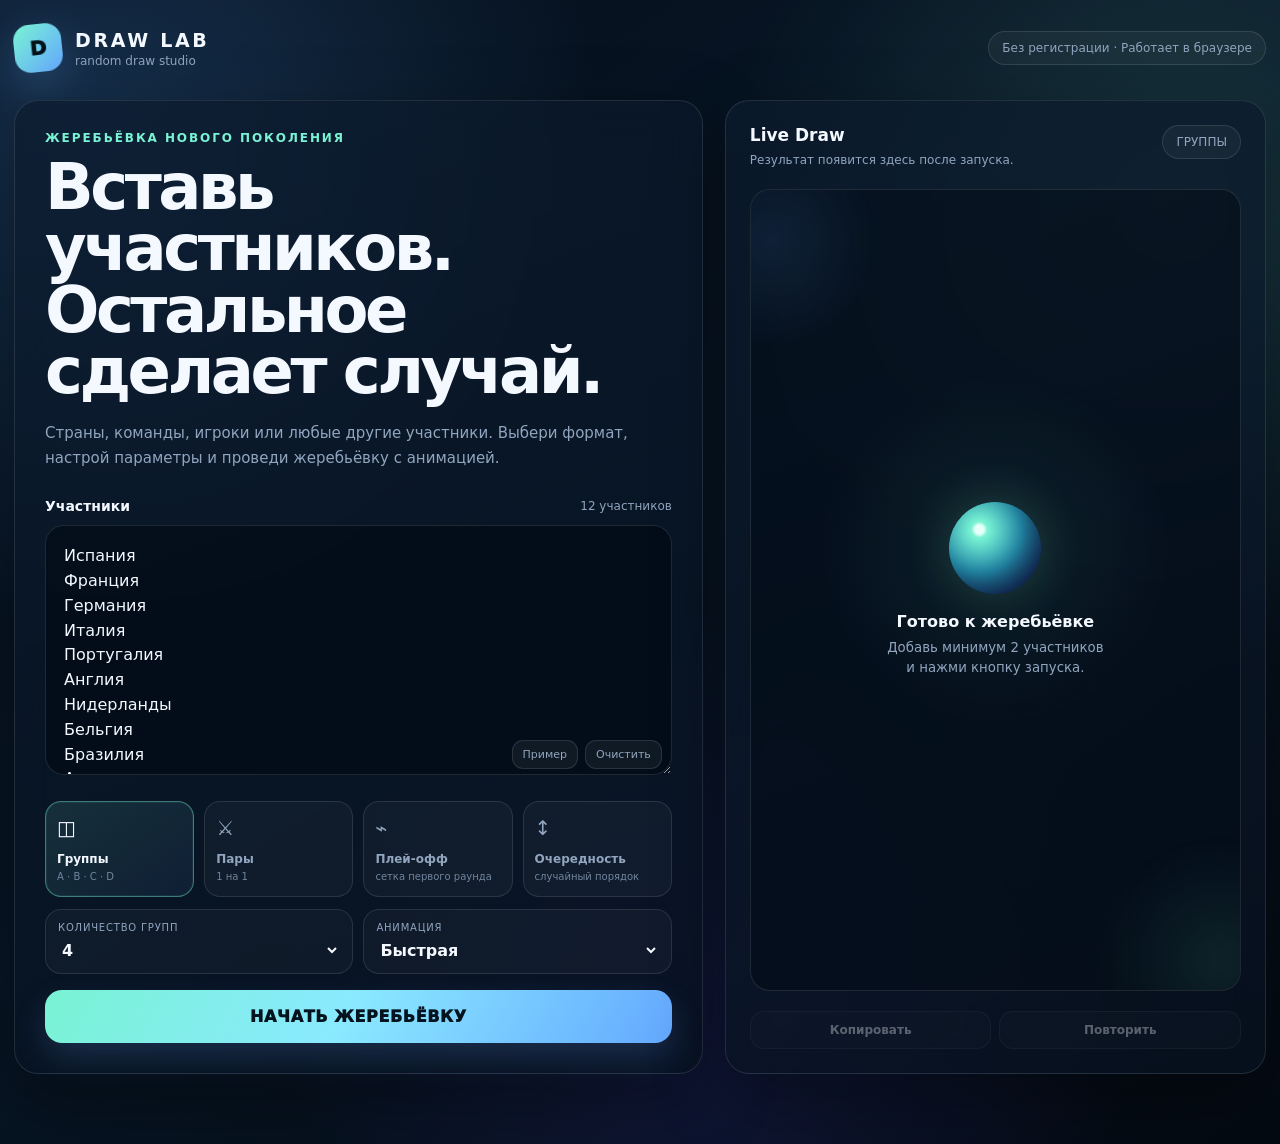
<file: draw/index.html>
<!doctype html>
<html lang="ru">
<head>
  <meta charset="utf-8" />
  <meta name="viewport" content="width=device-width, initial-scale=1" />
  <meta name="theme-color" content="#07111f" />
  <title>DRAW — Жеребьёвка</title>
  <style>
    :root{
      --bg:#06101d;--bg2:#0a1728;--panel:rgba(12,27,46,.72);--panel2:rgba(18,39,65,.72);
      --line:rgba(255,255,255,.11);--text:#f4f8ff;--muted:#91a5bf;--accent:#79f3d3;--accent2:#64a8ff;
      --danger:#ff6b7c;--radius:24px;--shadow:0 24px 70px rgba(0,0,0,.35)
    }
    *{box-sizing:border-box}html{scroll-behavior:smooth}body{margin:0;min-height:100vh;color:var(--text);font-family:Inter,ui-sans-serif,system-ui,-apple-system,BlinkMacSystemFont,"Segoe UI",sans-serif;background:
      radial-gradient(circle at 8% 12%,rgba(83,168,255,.2),transparent 32%),
      radial-gradient(circle at 92% 18%,rgba(121,243,211,.15),transparent 30%),
      radial-gradient(circle at 55% 90%,rgba(86,73,255,.13),transparent 34%),linear-gradient(145deg,var(--bg),#071524 48%,#040a12);overflow-x:hidden}
    body:before{content:"";position:fixed;inset:0;pointer-events:none;opacity:.25;background-image:linear-gradient(rgba(255,255,255,.025) 1px,transparent 1px),linear-gradient(90deg,rgba(255,255,255,.025) 1px,transparent 1px);background-size:36px 36px;mask-image:linear-gradient(to bottom,black,transparent 85%)}
    button,input,textarea,select{font:inherit}.app{width:min(1380px,calc(100% - 28px));margin:0 auto;padding:24px 0 70px}.topbar{display:flex;justify-content:space-between;align-items:center;gap:18px;margin-bottom:28px}.brand{display:flex;align-items:center;gap:13px}.brandmark{width:48px;height:48px;border-radius:16px;background:linear-gradient(135deg,var(--accent),var(--accent2));display:grid;place-items:center;color:#03121b;font-weight:950;font-size:20px;box-shadow:0 14px 40px rgba(100,168,255,.25);transform:rotate(-6deg)}.brand h1{font-size:19px;margin:0;letter-spacing:.14em}.brand small{display:block;margin-top:3px;color:var(--muted);font-size:12px}.pill{padding:9px 13px;border:1px solid var(--line);background:rgba(255,255,255,.04);border-radius:999px;color:var(--muted);font-size:12px}
    .hero{display:grid;grid-template-columns:minmax(0,1.12fr) minmax(340px,.88fr);gap:22px;align-items:stretch}.panel{background:linear-gradient(160deg,var(--panel),rgba(8,18,32,.76));border:1px solid var(--line);border-radius:var(--radius);box-shadow:var(--shadow);backdrop-filter:blur(18px);-webkit-backdrop-filter:blur(18px)}.main{padding:30px}.eyebrow{font-size:12px;font-weight:800;letter-spacing:.16em;text-transform:uppercase;color:var(--accent);margin-bottom:12px}.title{font-size:clamp(34px,5vw,68px);line-height:.96;letter-spacing:-.055em;margin:0 0 18px;max-width:760px}.lead{font-size:15px;line-height:1.65;color:var(--muted);max-width:720px;margin:0 0 28px}.section-title{display:flex;justify-content:space-between;align-items:center;gap:14px;margin-bottom:11px}.section-title b{font-size:14px}.counter{color:var(--muted);font-size:12px}.textarea-wrap{position:relative}textarea{width:100%;min-height:250px;resize:vertical;border:1px solid var(--line);border-radius:19px;padding:18px 18px 52px;color:var(--text);background:rgba(2,11,21,.65);outline:none;line-height:1.55;transition:.2s}textarea:focus{border-color:rgba(121,243,211,.5);box-shadow:0 0 0 4px rgba(121,243,211,.07)}textarea::placeholder{color:#60748e}.text-actions{position:absolute;right:10px;bottom:10px;display:flex;gap:7px}.tiny{border:1px solid var(--line);background:rgba(255,255,255,.055);color:var(--muted);border-radius:11px;padding:7px 10px;font-size:11px;cursor:pointer}.tiny:hover{color:var(--text);background:rgba(255,255,255,.09)}
    .modes{display:grid;grid-template-columns:repeat(4,1fr);gap:10px;margin-top:22px}.mode{position:relative;border:1px solid var(--line);background:rgba(255,255,255,.035);border-radius:16px;padding:14px 11px;color:var(--muted);cursor:pointer;text-align:left;transition:.2s}.mode:hover{transform:translateY(-2px);background:rgba(255,255,255,.06)}.mode.active{color:var(--text);border-color:rgba(121,243,211,.42);background:linear-gradient(145deg,rgba(121,243,211,.12),rgba(100,168,255,.08));box-shadow:inset 0 0 0 1px rgba(121,243,211,.07)}.mode span{display:block;font-size:20px;margin-bottom:8px}.mode strong{font-size:12px}.mode small{display:block;margin-top:4px;font-size:10px;color:#71869f}.settings{display:grid;grid-template-columns:repeat(2,minmax(0,1fr));gap:10px;margin-top:12px}.field{border:1px solid var(--line);border-radius:16px;padding:12px;background:rgba(255,255,255,.03)}.field label{display:block;color:var(--muted);font-size:10px;text-transform:uppercase;letter-spacing:.08em;margin-bottom:7px}.field select,.field input{width:100%;border:0;outline:0;background:transparent;color:var(--text);font-weight:700}.field select option{color:#07111f}.start{margin-top:16px;width:100%;border:0;border-radius:17px;padding:17px 20px;background:linear-gradient(120deg,var(--accent),#8ae9ff 48%,var(--accent2));color:#04131d;font-weight:950;letter-spacing:.04em;cursor:pointer;box-shadow:0 14px 32px rgba(100,168,255,.18);transition:.2s}.start:hover{transform:translateY(-2px);filter:saturate(1.12)}.start:active{transform:translateY(0)}
    .preview{padding:24px;display:flex;flex-direction:column;min-height:100%}.preview-head{display:flex;justify-content:space-between;gap:12px;align-items:flex-start}.preview h2{margin:0;font-size:17px}.preview p{margin:6px 0 0;color:var(--muted);font-size:12px;line-height:1.5}.stage{flex:1;min-height:360px;display:grid;place-items:center;position:relative;margin:20px 0;border-radius:20px;overflow:hidden;border:1px solid var(--line);background:radial-gradient(circle at 50% 45%,rgba(121,243,211,.08),transparent 35%),rgba(3,11,20,.5)}.stage:before,.stage:after{content:"";position:absolute;border-radius:50%;filter:blur(1px);opacity:.7}.stage:before{width:220px;height:220px;left:-90px;top:-60px;background:radial-gradient(circle,rgba(100,168,255,.16),transparent 70%)}.stage:after{width:260px;height:260px;right:-110px;bottom:-100px;background:radial-gradient(circle,rgba(121,243,211,.13),transparent 70%)}.idle{text-align:center;padding:30px;position:relative;z-index:2}.orb{width:92px;height:92px;border-radius:50%;margin:0 auto 18px;background:radial-gradient(circle at 33% 30%,#e6fff9 0 5%,var(--accent) 9%,#248fb0 48%,#183c71 75%,#0c1830 100%);box-shadow:0 0 50px rgba(121,243,211,.18),inset -14px -16px 28px rgba(0,0,0,.28);animation:float 4s ease-in-out infinite}.idle strong{display:block;font-size:16px}.idle small{display:block;color:var(--muted);margin-top:7px;line-height:1.5}.preview-actions{display:flex;gap:8px}.ghost{flex:1;border:1px solid var(--line);background:rgba(255,255,255,.045);color:var(--text);border-radius:14px;padding:11px 12px;font-size:12px;font-weight:750;cursor:pointer}.ghost:disabled{opacity:.35;cursor:not-allowed}.ghost:not(:disabled):hover{background:rgba(255,255,255,.08)}
    .results{margin-top:22px;padding:25px;display:none}.results.show{display:block;animation:rise .42s ease}.results-header{display:flex;justify-content:space-between;align-items:center;gap:18px;margin-bottom:18px}.results-header h2{margin:0;font-size:20px}.results-header span{font-size:11px;color:var(--muted)}.result-grid{display:grid;grid-template-columns:repeat(auto-fit,minmax(220px,1fr));gap:12px}.group{padding:14px;border:1px solid var(--line);border-radius:17px;background:rgba(255,255,255,.035)}.group-title{font-weight:900;margin-bottom:10px;font-size:12px;letter-spacing:.08em;text-transform:uppercase;color:var(--accent)}.entry{display:flex;align-items:center;gap:10px;padding:10px;border-radius:12px;background:rgba(255,255,255,.045);margin-top:7px;animation:entry .36s both}.entry .num{width:24px;height:24px;display:grid;place-items:center;border-radius:8px;background:rgba(255,255,255,.07);font-size:10px;color:var(--muted)}.entry b{font-size:13px;overflow:hidden;text-overflow:ellipsis;white-space:nowrap}.pair{display:grid;grid-template-columns:1fr 36px 1fr;gap:8px;align-items:center;padding:11px;border-radius:13px;background:rgba(255,255,255,.04);margin-top:8px}.pair b{font-size:12px}.pair i{text-align:center;font-style:normal;color:var(--accent);font-size:11px}.bracket-note{color:var(--muted);font-size:11px;margin-top:12px}
    .draw-overlay{position:fixed;inset:0;background:rgba(2,7,13,.92);backdrop-filter:blur(16px);z-index:50;display:none;place-items:center;padding:20px}.draw-overlay.show{display:grid}.draw-card{text-align:center;width:min(680px,100%)}.draw-label{color:var(--muted);font-size:12px;letter-spacing:.18em;text-transform:uppercase}.draw-name{font-size:clamp(34px,8vw,80px);font-weight:950;letter-spacing:-.045em;margin:20px 0;min-height:1.1em;text-shadow:0 8px 40px rgba(100,168,255,.18)}.draw-progress{height:6px;background:rgba(255,255,255,.08);border-radius:999px;overflow:hidden}.draw-progress div{height:100%;width:0;background:linear-gradient(90deg,var(--accent),var(--accent2));transition:width .25s}.skip{margin-top:24px;border:1px solid var(--line);background:rgba(255,255,255,.06);color:var(--text);padding:10px 15px;border-radius:12px;cursor:pointer;font-size:12px}
    .toast{position:fixed;left:50%;bottom:28px;transform:translate(-50%,20px);opacity:0;pointer-events:none;background:#e9fff9;color:#06141d;padding:10px 15px;border-radius:12px;font-size:12px;font-weight:800;transition:.25s;z-index:80}.toast.show{opacity:1;transform:translate(-50%,0)}
    @keyframes float{50%{transform:translateY(-9px) rotate(4deg)}}@keyframes rise{from{opacity:0;transform:translateY(10px)}}@keyframes entry{from{opacity:0;transform:translateY(8px) scale(.98)}}
    @media(max-width:920px){.hero{grid-template-columns:1fr}.preview{min-height:520px}.modes{grid-template-columns:repeat(2,1fr)}}
    @media(max-width:560px){.app{width:min(100% - 18px,1380px);padding-top:12px}.topbar{margin-bottom:14px}.pill{display:none}.main,.preview,.results{padding:18px}.title{font-size:42px}.lead{font-size:13px}.modes{grid-template-columns:1fr 1fr}.settings{grid-template-columns:1fr}.mode{padding:12px 10px}.stage{min-height:300px}.results-header{align-items:flex-start;flex-direction:column}.result-grid{grid-template-columns:1fr}.pair{grid-template-columns:1fr 28px 1fr}}
    @media(prefers-reduced-motion:reduce){*{animation:none!important;transition:none!important}}
  </style>
</head>
<body>
  <div class="app">
    <header class="topbar">
      <div class="brand"><div class="brandmark">D</div><div><h1>DRAW LAB</h1><small>random draw studio</small></div></div>
      <div class="pill">Без регистрации · Работает в браузере</div>
    </header>

    <div class="hero">
      <main class="panel main">
        <div class="eyebrow">Жеребьёвка нового поколения</div>
        <h1 class="title">Вставь участников.<br>Остальное сделает случай.</h1>
        <p class="lead">Страны, команды, игроки или любые другие участники. Выбери формат, настрой параметры и проведи жеребьёвку с анимацией.</p>

        <div class="section-title"><b>Участники</b><span class="counter" id="count">0 участников</span></div>
        <div class="textarea-wrap">
          <textarea id="names" spellcheck="false" placeholder="Испания\nФранция\nГермания\nИталия\nБразилия\nАргентина"></textarea>
          <div class="text-actions"><button class="tiny" id="demo">Пример</button><button class="tiny" id="clear">Очистить</button></div>
        </div>

        <div class="modes" id="modes">
          <button class="mode active" data-mode="groups"><span>◫</span><strong>Группы</strong><small>A · B · C · D</small></button>
          <button class="mode" data-mode="pairs"><span>⚔</span><strong>Пары</strong><small>1 на 1</small></button>
          <button class="mode" data-mode="playoff"><span>⌁</span><strong>Плей-офф</strong><small>сетка первого раунда</small></button>
          <button class="mode" data-mode="order"><span>↕</span><strong>Очередность</strong><small>случайный порядок</small></button>
        </div>

        <div class="settings">
          <div class="field" id="groupsField"><label>Количество групп</label><select id="groups"><option>2</option><option selected>4</option><option>5</option><option>6</option><option>8</option></select></div>
          <div class="field"><label>Анимация</label><select id="speed"><option value="full">Полная</option><option value="fast" selected>Быстрая</option><option value="none">Без анимации</option></select></div>
        </div>

        <button class="start" id="start">НАЧАТЬ ЖЕРЕБЬЁВКУ</button>
      </main>

      <aside class="panel preview">
        <div class="preview-head"><div><h2>Live Draw</h2><p id="previewText">Результат появится здесь после запуска.</p></div><span class="pill" id="modePill">ГРУППЫ</span></div>
        <div class="stage" id="stage"><div class="idle"><div class="orb"></div><strong>Готово к жеребьёвке</strong><small>Добавь минимум 2 участников<br>и нажми кнопку запуска.</small></div></div>
        <div class="preview-actions"><button class="ghost" id="copy" disabled>Копировать</button><button class="ghost" id="again" disabled>Повторить</button></div>
      </aside>
    </div>

    <section class="panel results" id="results"><div class="results-header"><div><h2>Результаты</h2><span id="summary"></span></div><span id="stamp"></span></div><div class="result-grid" id="resultGrid"></div></section>
  </div>

  <div class="draw-overlay" id="overlay"><div class="draw-card"><div class="draw-label" id="drawLabel">Жеребьёвка</div><div class="draw-name" id="drawName">—</div><div class="draw-progress"><div id="progress"></div></div><button class="skip" id="skip">Пропустить анимацию</button></div></div>
  <div class="toast" id="toast">Скопировано</div>

<script>
(() => {
  const $ = s => document.querySelector(s);
  const namesEl=$('#names'), countEl=$('#count'), results=$('#results'), grid=$('#resultGrid'), stage=$('#stage');
  const copyBtn=$('#copy'), againBtn=$('#again'), overlay=$('#overlay'), drawName=$('#drawName'), drawLabel=$('#drawLabel'), progress=$('#progress');
  let mode='groups', lastResult=null, skipAnimation=false;
  const demoNames=['Испания','Франция','Германия','Италия','Португалия','Англия','Нидерланды','Бельгия','Бразилия','Аргентина','Уругвай','Колумбия','Япония','Южная Корея','Марокко','Сенегал','Мексика','США','Швейцария','Дания'];
  const labels={groups:'ГРУППЫ',pairs:'ПАРЫ',playoff:'ПЛЕЙ-ОФФ',order:'ОЧЕРЕДНОСТЬ'};

  const parse=()=>namesEl.value.split(/\n+/).map(x=>x.trim()).filter(Boolean).filter((v,i,a)=>a.indexOf(v)===i);
  const plural=n=>n%10===1&&n%100!==11?'участник':([2,3,4].includes(n%10)&&![12,13,14].includes(n%100)?'участника':'участников');
  function updateCount(){const n=parse().length;countEl.textContent=`${n} ${plural(n)}`;localStorage.setItem('drawlab:names',namesEl.value)}
  function randomInt(max){if(crypto?.getRandomValues){const a=new Uint32Array(1),limit=Math.floor(0x100000000/max)*max;do{crypto.getRandomValues(a)}while(a[0]>=limit);return a[0]%max}return Math.floor(Math.random()*max)}
  function shuffle(a){const r=[...a];for(let i=r.length-1;i>0;i--){const j=randomInt(i+1);[r[i],r[j]]=[r[j],r[i]]}return r}
  const sleep=ms=>new Promise(r=>setTimeout(r,ms));

  function setMode(next){mode=next;document.querySelectorAll('.mode').forEach(b=>b.classList.toggle('active',b.dataset.mode===mode));$('#groupsField').style.display=mode==='groups'?'block':'none';$('#modePill').textContent=labels[mode];localStorage.setItem('drawlab:mode',mode)}
  $('#modes').addEventListener('click',e=>{const b=e.target.closest('.mode');if(b)setMode(b.dataset.mode)});
  namesEl.addEventListener('input',updateCount);
  $('#clear').onclick=()=>{namesEl.value='';updateCount();namesEl.focus()};
  $('#demo').onclick=()=>{namesEl.value=demoNames.join('\n');updateCount()};
  $('#groups').onchange=()=>localStorage.setItem('drawlab:groups',$('#groups').value);
  $('#speed').onchange=()=>localStorage.setItem('drawlab:speed',$('#speed').value);

  function buildResult(names){const s=shuffle(names);if(mode==='groups'){const n=Math.min(Number($('#groups').value),s.length);const groups=Array.from({length:n},(_,i)=>({name:`Группа ${String.fromCharCode(65+i)}`,items:[]}));s.forEach((x,i)=>groups[i%n].items.push(x));return {type:'groups',groups}}
    if(mode==='pairs'||mode==='playoff'){const pairs=[];for(let i=0;i<s.length;i+=2)pairs.push([s[i],s[i+1]||'Свободный проход']);return {type:mode,pairs}}
    return {type:'order',items:s};
  }

  async function animateDraw(names){const speed=$('#speed').value;if(speed==='none')return;skipAnimation=false;overlay.classList.add('show');const duration=speed==='full'?620:270;for(let i=0;i<names.length;i++){
      if(skipAnimation)break;drawLabel.textContent=`Участник ${i+1} из ${names.length}`;for(let k=0;k<(speed==='full'?7:3);k++){drawName.textContent=names[randomInt(names.length)];await sleep(duration/(speed==='full'?10:5));if(skipAnimation)break}
      drawName.textContent=names[i];progress.style.width=`${((i+1)/names.length)*100}%`;await sleep(duration);}
    overlay.classList.remove('show');progress.style.width='0%';
  }
  $('#skip').onclick=()=>{skipAnimation=true;overlay.classList.remove('show')};

  function esc(s){return String(s).replace(/[&<>"']/g,m=>({'&':'&amp;','<':'&lt;','>':'&gt;','"':'&quot;',"'":'&#039;'}[m]))}
  function render(data){grid.innerHTML='';if(data.type==='groups'){
      data.groups.forEach((g,gi)=>{const d=document.createElement('div');d.className='group';d.innerHTML=`<div class="group-title">${g.name}</div>`+g.items.map((x,i)=>`<div class="entry" style="animation-delay:${(gi*.04+i*.035).toFixed(2)}s"><span class="num">${i+1}</span><b>${esc(x)}</b></div>`).join('');grid.appendChild(d)})
    } else if(data.type==='pairs'||data.type==='playoff'){
      const d=document.createElement('div');d.className='group';d.style.gridColumn='1/-1';d.innerHTML=`<div class="group-title">${data.type==='playoff'?'Первый раунд плей-офф':'Случайные пары'}</div>`+data.pairs.map((p,i)=>`<div class="pair"><b>${esc(p[0])}</b><i>VS</i><b>${esc(p[1])}</b></div>`).join('')+(data.type==='playoff'?'<div class="bracket-note">Победителей можно использовать как новый список для следующего раунда.</div>':'');grid.appendChild(d)
    } else {const d=document.createElement('div');d.className='group';d.style.gridColumn='1/-1';d.innerHTML='<div class="group-title">Случайная очередность</div>'+data.items.map((x,i)=>`<div class="entry" style="animation-delay:${i*.035}s"><span class="num">${i+1}</span><b>${esc(x)}</b></div>`).join('');grid.appendChild(d)}
    const total=data.type==='groups'?data.groups.reduce((a,g)=>a+g.items.length,0):data.type==='order'?data.items.length:data.pairs.length*2;
    $('#summary').textContent=`Формат: ${labels[mode].toLowerCase()} · ${parse().length} ${plural(parse().length)}`;$('#stamp').textContent=new Date().toLocaleString('ru-RU',{day:'2-digit',month:'2-digit',hour:'2-digit',minute:'2-digit'});
    results.classList.add('show');copyBtn.disabled=false;againBtn.disabled=false;
    stage.innerHTML=`<div class="idle"><div class="orb" style="animation-duration:6s"></div><strong>Жеребьёвка завершена</strong><small>${parse().length} ${plural(parse().length)} · ${labels[mode].toLowerCase()}<br>Полный результат расположен ниже.</small></div>`;
    $('#previewText').textContent='Готово. Можно скопировать результат или провести жеребьёвку ещё раз.';results.scrollIntoView({behavior:'smooth',block:'start'});
  }

  function asText(data){if(data.type==='groups')return data.groups.map(g=>g.name+'\n'+g.items.map((x,i)=>`${i+1}. ${x}`).join('\n')).join('\n\n');if(data.type==='order')return data.items.map((x,i)=>`${i+1}. ${x}`).join('\n');return data.pairs.map((p,i)=>`${i+1}. ${p[0]} — ${p[1]}`).join('\n')}
  async function run(){const names=parse();if(names.length<2){toast('Добавь минимум 2 участников');namesEl.focus();return}const data=buildResult(names);const animationOrder=data.type==='groups'?data.groups.flatMap(g=>g.items):data.type==='order'?data.items:data.pairs.flat();await animateDraw(animationOrder);lastResult=data;render(data)}
  $('#start').onclick=run;againBtn.onclick=run;copyBtn.onclick=async()=>{if(!lastResult)return;try{await navigator.clipboard.writeText(asText(lastResult));toast('Результат скопирован')}catch{toast('Не удалось скопировать')}};
  function toast(text){const t=$('#toast');t.textContent=text;t.classList.add('show');clearTimeout(t._to);t._to=setTimeout(()=>t.classList.remove('show'),1800)}

  const saved=localStorage.getItem('drawlab:names');if(saved)namesEl.value=saved;else namesEl.value=demoNames.slice(0,12).join('\n');
  const savedMode=localStorage.getItem('drawlab:mode');if(savedMode&&labels[savedMode])setMode(savedMode);const sg=localStorage.getItem('drawlab:groups');if(sg)$('#groups').value=sg;const ss=localStorage.getItem('drawlab:speed');if(ss)$('#speed').value=ss;updateCount();
})();
</script>
</body>
</html>
</file>
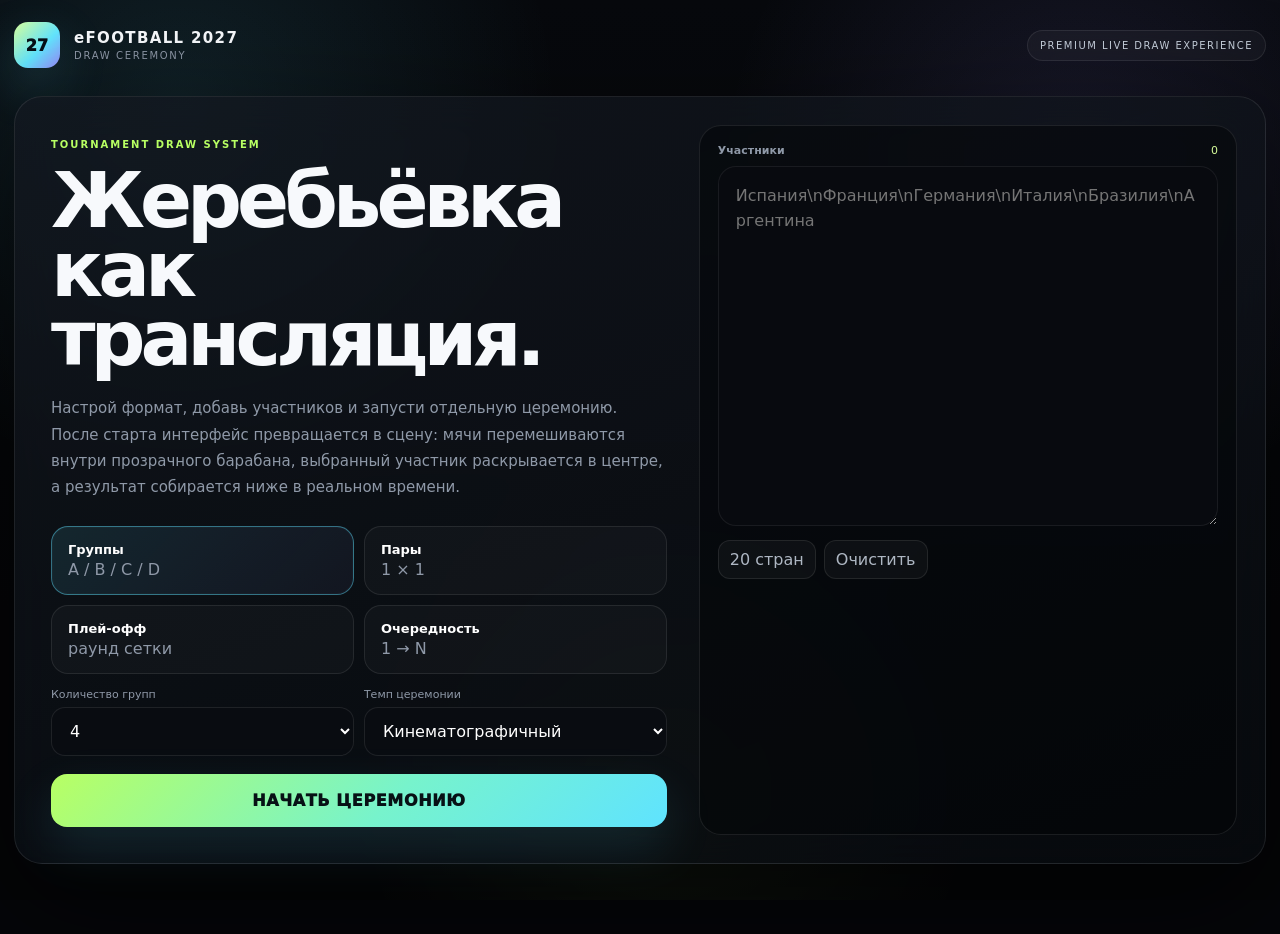
<file: efootball2027/index.html>
<!doctype html><html lang="ru"><head><meta charset="utf-8"><meta name="viewport" content="width=device-width,initial-scale=1"><meta name="theme-color" content="#06070a"><title>eFootball 2027 — Draw Ceremony</title><style>
:root{--bg:#050609;--bg2:#0a0d12;--glass:rgba(14,18,25,.64);--glass2:rgba(20,26,36,.72);--line:rgba(255,255,255,.09);--text:#f7f9fc;--muted:#8f99a8;--lime:#b8ff63;--cyan:#5fe3ff;--violet:#9a8cff;--danger:#ff6e75;--shadow:0 40px 120px rgba(0,0,0,.55)}*{box-sizing:border-box}html{scroll-behavior:smooth}body{margin:0;min-height:100vh;background:#050609;color:var(--text);font-family:Inter,ui-sans-serif,system-ui,-apple-system,BlinkMacSystemFont,"Segoe UI",sans-serif;overflow-x:hidden}body:before{content:"";position:fixed;inset:0;pointer-events:none;background:radial-gradient(circle at 14% 12%,rgba(95,227,255,.11),transparent 28%),radial-gradient(circle at 84% 18%,rgba(154,140,255,.12),transparent 27%),radial-gradient(circle at 52% 88%,rgba(184,255,99,.06),transparent 30%),linear-gradient(180deg,#07090d,#040507 68%)}body:after{content:"";position:fixed;inset:0;pointer-events:none;opacity:.18;background-image:linear-gradient(rgba(255,255,255,.018) 1px,transparent 1px),linear-gradient(90deg,rgba(255,255,255,.018) 1px,transparent 1px);background-size:48px 48px;mask-image:linear-gradient(to bottom,black,transparent 88%)}button,textarea,select{font:inherit}.shell{position:relative;z-index:1;width:min(1480px,calc(100% - 28px));margin:auto;padding:22px 0 70px}.top{display:flex;align-items:center;justify-content:space-between;gap:18px;margin-bottom:28px}.brand{display:flex;align-items:center;gap:14px}.brandmark{width:46px;height:46px;border-radius:14px;background:linear-gradient(135deg,#d8ff9c,#63e6ff 58%,#9a8cff);display:grid;place-items:center;color:#061018;font-weight:950;box-shadow:0 18px 50px rgba(95,227,255,.18)}.brand b{display:block;font-size:15px;letter-spacing:.09em}.brand small{display:block;margin-top:3px;color:var(--muted);font-size:10px;letter-spacing:.17em;text-transform:uppercase}.edition{font-size:10px;letter-spacing:.15em;text-transform:uppercase;color:#c7d0dc;border:1px solid var(--line);padding:9px 12px;border-radius:999px;background:rgba(255,255,255,.035);backdrop-filter:blur(14px)}.panel{border:1px solid var(--line);background:linear-gradient(160deg,rgba(19,24,32,.78),rgba(8,11,16,.74));backdrop-filter:blur(22px);-webkit-backdrop-filter:blur(22px);border-radius:28px;box-shadow:var(--shadow)}
.setup{display:grid;grid-template-columns:minmax(0,1.08fr) minmax(360px,.92fr);gap:24px;padding:28px}.hero{padding:14px 8px 8px}.eyebrow{font-size:10px;font-weight:900;letter-spacing:.2em;text-transform:uppercase;color:var(--lime)}.hero h1{font-size:clamp(48px,6vw,86px);line-height:.9;letter-spacing:-.065em;margin:16px 0 22px;max-width:760px}.hero p{color:var(--muted);font-size:15px;line-height:1.75;max-width:690px}.modes{display:grid;grid-template-columns:repeat(2,minmax(0,1fr));gap:10px;margin:26px 0 14px}.mode{border:1px solid var(--line);background:rgba(255,255,255,.026);color:var(--muted);border-radius:17px;padding:15px 16px;text-align:left;cursor:pointer;transition:.25s}.mode b{display:block;color:#fff;font-size:13px;margin-bottom:3px}.mode.active{border-color:rgba(95,227,255,.44);background:linear-gradient(135deg,rgba(95,227,255,.11),rgba(154,140,255,.06));box-shadow:inset 0 0 0 1px rgba(255,255,255,.02)}.options{display:grid;grid-template-columns:1fr 1fr;gap:10px}.field label,.labelrow{font-size:11px;color:var(--muted)}.field label{display:block;margin:0 0 6px}.field select{width:100%;border:1px solid var(--line);background:#090c11;color:#fff;border-radius:14px;padding:13px 14px;outline:none}.primary{margin-top:18px;width:100%;border:0;border-radius:16px;padding:17px 18px;background:linear-gradient(135deg,var(--lime),#77f3cc 55%,var(--cyan));color:#071015;font-weight:950;letter-spacing:.04em;cursor:pointer;box-shadow:0 20px 50px rgba(95,227,255,.13);transition:.2s}.primary:hover{transform:translateY(-1px)}.inputcard{border:1px solid var(--line);background:rgba(3,5,8,.48);border-radius:22px;padding:18px}.labelrow{display:flex;justify-content:space-between;align-items:center;margin-bottom:9px}.count{color:#d8ff9c}.inputcard textarea{width:100%;min-height:360px;resize:vertical;border:1px solid rgba(255,255,255,.07);background:#080a0f;color:#fff;border-radius:18px;padding:17px;outline:none;line-height:1.55}.inputcard textarea:focus{border-color:rgba(95,227,255,.4);box-shadow:0 0 0 4px rgba(95,227,255,.05)}.quick{display:flex;gap:8px;flex-wrap:wrap;margin-top:10px}.ghost,.secondary{border:1px solid var(--line);background:rgba(255,255,255,.035);color:#aeb7c3;border-radius:12px;padding:9px 11px;cursor:pointer}.error{display:none;color:#ff9398;font-size:12px;margin-top:10px}.error.show{display:block}
.ceremony{display:none}.ceremony.active{display:block}.setup.hidden{display:none}.stage{position:relative;overflow:hidden;padding:18px;min-height:740px}.stage:before{content:"";position:absolute;inset:-20%;background:conic-gradient(from 0deg,transparent,rgba(95,227,255,.035),transparent 18%,rgba(154,140,255,.025),transparent 38%);animation:ambientSpin 26s linear infinite}@keyframes ambientSpin{to{transform:rotate(360deg)}}.stagehead{position:relative;z-index:5;display:flex;justify-content:space-between;align-items:flex-start;gap:14px;padding:4px 4px 14px}.stagehead h2{margin:0;font-size:13px;letter-spacing:.17em;text-transform:uppercase}.status{font-size:11px;color:var(--muted);margin-top:6px}.live{display:flex;align-items:center;gap:8px;font-size:10px;letter-spacing:.15em;color:#ff7d82}.dot{width:7px;height:7px;border-radius:50%;background:#ff6e75;box-shadow:0 0 0 6px rgba(255,110,117,.08);animation:pulse 1.5s infinite}@keyframes pulse{50%{opacity:.45;transform:scale(.7)}}.backrow{position:relative;z-index:6;margin-bottom:10px}.secondary{font-size:11px}.scene{position:relative;z-index:3;min-height:620px;border-radius:24px;border:1px solid rgba(255,255,255,.075);background:radial-gradient(circle at 50% 42%,rgba(95,227,255,.07),transparent 24%),radial-gradient(circle at 50% 58%,rgba(154,140,255,.04),transparent 38%),linear-gradient(180deg,rgba(16,22,30,.8),rgba(5,7,10,.94));overflow:hidden;perspective:1200px}.scene:before{content:"";position:absolute;inset:0;background:linear-gradient(180deg,rgba(255,255,255,.03),transparent 18%),radial-gradient(ellipse at 50% 100%,rgba(184,255,99,.05),transparent 42%)}.floor{position:absolute;left:7%;right:7%;bottom:-18%;height:52%;transform:rotateX(72deg);transform-origin:center top;background:repeating-linear-gradient(90deg,rgba(255,255,255,.03) 0 1px,transparent 1px 64px),repeating-linear-gradient(0deg,rgba(255,255,255,.025) 0 1px,transparent 1px 58px);mask-image:linear-gradient(to bottom,black,transparent 90%)}.halo{position:absolute;left:50%;top:44%;width:min(680px,78vw);aspect-ratio:1;transform:translate(-50%,-50%);border-radius:50%;background:radial-gradient(circle,rgba(255,255,255,.02),rgba(95,227,255,.035) 40%,transparent 67%);box-shadow:0 0 120px rgba(95,227,255,.05)}.drumWrap{position:absolute;left:50%;top:43%;width:min(570px,72vw);aspect-ratio:1;transform:translate(-50%,-50%);filter:drop-shadow(0 45px 70px rgba(0,0,0,.55))}.drumOuter{position:absolute;inset:0;border-radius:50%;border:1px solid rgba(255,255,255,.16);background:linear-gradient(145deg,rgba(255,255,255,.08),rgba(255,255,255,.01) 30%,rgba(2,4,7,.25) 70%);box-shadow:inset 0 0 80px rgba(95,227,255,.04),inset -30px -40px 70px rgba(0,0,0,.34),0 0 0 18px rgba(255,255,255,.012)}.drumOuter:before{content:"";position:absolute;inset:7%;border-radius:50%;border:1px solid rgba(255,255,255,.07);box-shadow:0 0 0 18px rgba(255,255,255,.01)}.drumRotor{position:absolute;inset:9%;border-radius:50%;border:1px dashed rgba(255,255,255,.07);animation:rotor 13s linear infinite}.drumRotor:before,.drumRotor:after{content:"";position:absolute;left:50%;top:50%;width:82%;height:1px;background:linear-gradient(90deg,transparent,rgba(255,255,255,.08),transparent);transform-origin:center}.drumRotor:after{transform:rotate(60deg)}@keyframes rotor{to{transform:rotate(360deg)}}.ball{position:absolute;width:72px;height:72px;border-radius:50%;background:radial-gradient(circle at 32% 26%,#fff,#f1f2f5 54%,#c8cbd1 78%,#9ea3ad);box-shadow:inset -12px -14px 18px rgba(0,0,0,.16),0 12px 26px rgba(0,0,0,.4);will-change:transform;transition:filter .35s,opacity .35s}.ball:before{content:"";position:absolute;left:50%;top:50%;width:24px;height:23px;background:#11151a;clip-path:polygon(50% 0,100% 36%,81% 100%,19% 100%,0 36%);transform:translate(-50%,-50%);box-shadow:-22px 15px 0 -7px #11151a,22px 15px 0 -7px #11151a,-13px -18px 0 -8px #11151a,14px -18px 0 -8px #11151a}.ball:after{content:"";position:absolute;inset:7px;border-radius:50%;border:1px solid rgba(255,255,255,.38)}.ball.mix{animation:chaos var(--dur) cubic-bezier(.45,.05,.55,.95) infinite alternate}@keyframes chaos{0%{transform:translate3d(var(--x1),var(--y1),var(--z1)) rotate(var(--r1)) scale(var(--s1))}34%{transform:translate3d(var(--x2),var(--y2),var(--z2)) rotate(var(--r2)) scale(var(--s2))}68%{transform:translate3d(var(--x3),var(--y3),var(--z3)) rotate(var(--r3)) scale(var(--s3))}100%{transform:translate3d(var(--x4),var(--y4),var(--z4)) rotate(var(--r4)) scale(var(--s4))}}.ball.selected{filter:drop-shadow(0 0 22px rgba(184,255,99,.9)) brightness(1.1);z-index:12}.spot{position:absolute;left:50%;top:43%;width:min(460px,82%);transform:translate(-50%,-50%) scale(.72);opacity:0;z-index:30;text-align:center;padding:26px 28px;border:1px solid rgba(255,255,255,.15);border-radius:24px;background:linear-gradient(145deg,rgba(252,254,255,.96),rgba(224,233,240,.92));color:#080b10;box-shadow:0 40px 120px rgba(0,0,0,.6),0 0 0 10px rgba(255,255,255,.025);backdrop-filter:blur(20px)}.spot.show{animation:spotReveal 1.25s cubic-bezier(.16,1,.3,1) forwards}@keyframes spotReveal{0%{opacity:0;transform:translate(-50%,-50%) scale(.68) rotateX(18deg);filter:blur(8px)}55%{opacity:1;transform:translate(-50%,-50%) scale(1.035) rotateX(0);filter:blur(0)}100%{opacity:1;transform:translate(-50%,-50%) scale(1)}}.spot small{display:block;font-size:10px;letter-spacing:.18em;text-transform:uppercase;color:#617081;margin-bottom:9px}.spot strong{font-size:clamp(28px,4vw,48px);letter-spacing:-.045em}.stageMeta{position:absolute;left:18px;right:18px;bottom:16px;z-index:40;display:flex;align-items:center;gap:12px}.progress{height:5px;border-radius:999px;background:rgba(255,255,255,.08);overflow:hidden;flex:1}.progress i{display:block;height:100%;width:0;background:linear-gradient(90deg,var(--violet),var(--cyan),var(--lime));transition:width .65s cubic-bezier(.22,.61,.36,1)}.remaining{font-size:10px;color:var(--muted);white-space:nowrap}.results{margin-top:18px;padding:22px}.resultsHead{display:flex;justify-content:space-between;align-items:center;gap:14px;margin-bottom:13px}.resultsHead b{font-size:13px;letter-spacing:.08em;text-transform:uppercase}.actions{display:flex;gap:8px;flex-wrap:wrap}.groups{display:grid;grid-template-columns:repeat(4,minmax(0,1fr));gap:10px}.group{border:1px solid var(--line);background:linear-gradient(160deg,rgba(18,23,31,.72),rgba(8,11,16,.72));border-radius:17px;padding:13px;min-height:118px}.group h3{margin:0 0 9px;color:#cceeff;font-size:10px;letter-spacing:.16em;text-transform:uppercase}.slot{display:flex;align-items:center;gap:8px;border:1px solid rgba(255,255,255,.07);background:rgba(255,255,255,.035);border-radius:11px;padding:8px 9px;margin-top:6px;font-size:12px;animation:slotIn .55s cubic-bezier(.16,1,.3,1) both}@keyframes slotIn{from{opacity:0;transform:translateY(-8px) scale(.98)}to{opacity:1;transform:none}}.num{width:22px;height:22px;border-radius:50%;display:grid;place-items:center;background:rgba(184,255,99,.1);color:#dfffad;font-size:10px;flex:0 0 auto}.empty{color:#586270;font-size:12px;padding:9px}.history{display:flex;gap:7px;flex-wrap:wrap;margin-top:12px}.chip{font-size:10px;color:#abb5c1;border:1px solid var(--line);background:rgba(255,255,255,.028);border-radius:999px;padding:6px 9px}.flight{position:fixed;z-index:9999;padding:11px 15px;border-radius:14px;background:linear-gradient(135deg,#f9fcff,#dce8f0);color:#081017;border:1px solid #fff;font-weight:900;font-size:13px;pointer-events:none;box-shadow:0 20px 50px rgba(0,0,0,.5);transition:transform 1.15s cubic-bezier(.16,1,.3,1),opacity 1.15s}.fadeup{animation:fadeup .7s cubic-bezier(.16,1,.3,1) both}@keyframes fadeup{from{opacity:0;transform:translateY(12px)}to{opacity:1;transform:none}}@media(max-width:1020px){.setup{grid-template-columns:1fr}.groups{grid-template-columns:repeat(2,minmax(0,1fr))}.scene{min-height:560px}}@media(max-width:640px){.shell{width:min(100% - 12px,1480px);padding-top:10px}.edition{display:none}.setup{padding:17px}.hero h1{font-size:48px}.modes,.options{grid-template-columns:1fr}.inputcard textarea{min-height:270px}.stage{padding:12px}.scene{min-height:500px}.drumWrap{width:88vw}.ball{width:58px;height:58px}.groups{grid-template-columns:1fr}.results{padding:14px}.stageMeta{left:12px;right:12px}}
</style></head><body><main class="shell"><header class="top"><div class="brand"><div class="brandmark">27</div><div><b>eFOOTBALL 2027</b><small>Draw Ceremony</small></div></div><div class="edition">PREMIUM LIVE DRAW EXPERIENCE</div></header>
<section class="panel setup fadeup" id="setup"><div class="hero"><div class="eyebrow">Tournament draw system</div><h1>Жеребьёвка<br>как трансляция.</h1><p>Настрой формат, добавь участников и запусти отдельную церемонию. После старта интерфейс превращается в сцену: мячи перемешиваются внутри прозрачного барабана, выбранный участник раскрывается в центре, а результат собирается ниже в реальном времени.</p><div class="modes"><button class="mode active" data-mode="groups"><b>Группы</b>A / B / C / D</button><button class="mode" data-mode="pairs"><b>Пары</b>1 × 1</button><button class="mode" data-mode="playoff"><b>Плей-офф</b>раунд сетки</button><button class="mode" data-mode="order"><b>Очередность</b>1 → N</button></div><div class="options"><div class="field" id="groupField"><label>Количество групп</label><select id="groupCount"><option>2</option><option selected>4</option><option>5</option><option>8</option></select></div><div class="field"><label>Темп церемонии</label><select id="speed"><option value="3300" selected>Кинематографичный</option><option value="2500">Спокойный</option><option value="1800">Динамичный</option></select></div></div><div class="error" id="error"></div><button class="primary" id="start">НАЧАТЬ ЦЕРЕМОНИЮ</button></div><div class="inputcard"><div class="labelrow"><b>Участники</b><span class="count" id="count">0</span></div><textarea id="participants" placeholder="Испания\nФранция\nГермания\nИталия\nБразилия\nАргентина"></textarea><div class="quick"><button class="ghost" id="sample">20 стран</button><button class="ghost" id="clear">Очистить</button></div></div></section>
<section class="ceremony" id="ceremony"><div class="backrow"><button class="secondary" id="back">← Вернуться к настройкам</button></div><section class="panel stage"><div class="stagehead"><div><h2>Live Draw Stage</h2><div class="status" id="status">Подготовка сцены</div></div><div class="live"><span class="dot"></span>LIVE</div></div><div class="scene" id="scene"><div class="floor"></div><div class="halo"></div><div class="drumWrap"><div class="drumOuter"></div><div class="drumRotor"></div><div id="balls"></div></div><div class="spot" id="spot"><small>ВЫБРАН УЧАСТНИК</small><strong id="spotName">—</strong></div><div class="stageMeta"><div class="progress"><i id="progress"></i></div><div class="remaining" id="remaining">0 / 0</div></div></div></section><section class="panel results"><div class="resultsHead"><b>Результат жеребьёвки</b><div class="actions"><button class="secondary" id="restart">Провести заново</button></div></div><div class="groups" id="groups"></div><div class="history" id="history"></div></section></section></main>
<script>
const $=s=>document.querySelector(s),$$=s=>[...document.querySelectorAll(s)];let mode='groups',running=false,lastConfig=null;const sample=['Испания','Франция','Германия','Италия','Португалия','Англия','Нидерланды','Бельгия','Хорватия','Дания','Бразилия','Аргентина','Уругвай','Колумбия','Мексика','США','Япония','Южная Корея','Марокко','Польша'];
const parse=()=>{let a=$('#participants').value.split(/\n|,/).map(x=>x.trim()).filter(Boolean);return [...new Set(a)]};function updateCount(){$('#count').textContent=parse().length}$('#participants').addEventListener('input',updateCount);$('#sample').onclick=()=>{$('#participants').value=sample.join('\n');updateCount()};$('#clear').onclick=()=>{$('#participants').value='';updateCount()};$$('.mode').forEach(b=>b.onclick=()=>{$$('.mode').forEach(x=>x.classList.remove('active'));b.classList.add('active');mode=b.dataset.mode;$('#groupField').style.display=mode==='groups'?'block':'none'});
function shuffle(a){a=[...a];for(let i=a.length-1;i>0;i--){let r=new Uint32Array(1);crypto.getRandomValues(r);let j=r[0]%(i+1);[a[i],a[j]]=[a[j],a[i]]}return a}const sleep=ms=>new Promise(r=>setTimeout(r,ms));
function buildTargets(items,cfg){let out=[];if(cfg.mode==='groups'){for(let i=0;i<items.length;i++)out.push({label:'Группа '+String.fromCharCode(65+(i%cfg.groups)),group:i%cfg.groups})}else if(cfg.mode==='pairs'||cfg.mode==='playoff'){for(let i=0;i<items.length;i++)out.push({label:'Пара '+(Math.floor(i/2)+1),group:Math.floor(i/2)})}else{for(let i=0;i<items.length;i++)out.push({label:'Место '+(i+1),group:i})}return out}
function renderEmpty(cfg,n){let count=cfg.mode==='groups'?cfg.groups:cfg.mode==='order'?n:Math.ceil(n/2);$('#groups').innerHTML='';for(let i=0;i<count;i++){let d=document.createElement('div');d.className='group';let title=cfg.mode==='groups'?'Группа '+String.fromCharCode(65+i):cfg.mode==='order'?'Место '+(i+1):(cfg.mode==='playoff'?'Матч ':'Пара ')+(i+1);d.innerHTML='<h3>'+title+'</h3><div class="empty">Ожидание результата</div>';$('#groups').appendChild(d)}}
function makeBalls(items){const host=$('#balls');host.innerHTML='';items.slice(0,28).forEach((name,i)=>{let b=document.createElement('div');b.className='ball mix';let rand=(a,b)=>a+Math.random()*(b-a);let vals={x1:rand(-190,190),y1:rand(-180,180),z1:rand(-80,120),x2:rand(-200,200),y2:rand(-190,190),z2:rand(-120,130),x3:rand(-185,185),y3:rand(-175,175),z3:rand(-90,150),x4:rand(-200,200),y4:rand(-185,185),z4:rand(-100,140)};Object.entries(vals).forEach(([k,v])=>b.style.setProperty('--'+k,v+'px'));['r1','r2','r3','r4'].forEach(k=>b.style.setProperty('--'+k,rand(-340,340)+'deg'));['s1','s2','s3','s4'].forEach(k=>b.style.setProperty('--'+k,rand(.82,1.08)));b.style.setProperty('--dur',rand(2.4,4.4)+'s');b.dataset.name=name;host.appendChild(b)})}
function addResult(name,target,index){let g=$('#groups').children[target.group];let empty=g.querySelector('.empty');if(empty)empty.remove();let row=document.createElement('div');row.className='slot';row.innerHTML='<span class="num">'+(index+1)+'</span><span>'+name+'</span>';g.appendChild(row);let c=document.createElement('span');c.className='chip';c.textContent=name+' → '+target.label;$('#history').appendChild(c)}
async function run(cfg){if(running)return;running=true;$('#history').innerHTML='';renderEmpty(cfg,cfg.items.length);makeBalls(cfg.items);let order=shuffle(cfg.items),targets=buildTargets(order,cfg);$('#progress').style.width='0%';$('#status').textContent='Перемешивание мячей';for(let i=0;i<order.length;i++){let name=order[i];$('#remaining').textContent=i+' / '+order.length;$('#status').textContent='Перемешивание · '+(i+1)+' из '+order.length;await sleep(cfg.speed*.42);let balls=$$('.ball');balls.forEach(b=>b.classList.remove('selected'));let selected=balls.find(b=>b.dataset.name===name)||balls[Math.floor(Math.random()*balls.length)];if(selected)selected.classList.add('selected');$('#status').textContent='Фиксация выбора';await sleep(cfg.speed*.18);$('#spotName').textContent=name;$('#spot').classList.remove('show');void $('#spot').offsetWidth;$('#spot').classList.add('show');$('#status').textContent=targets[i].label;await sleep(cfg.speed*.25);addResult(name,targets[i],i);$('#progress').style.width=((i+1)/order.length*100)+'%';$('#remaining').textContent=(i+1)+' / '+order.length;await sleep(cfg.speed*.15);$('#spot').classList.remove('show');if(selected){selected.style.opacity='.18';selected.classList.remove('selected')}await sleep(220)}$('#status').textContent='Жеребьёвка завершена';running=false}
function start(){let items=parse();if(items.length<2){$('#error').textContent='Добавь минимум двух участников.';$('#error').classList.add('show');return}$('#error').classList.remove('show');let cfg={items,mode,groups:+$('#groupCount').value,speed:+$('#speed').value};lastConfig=cfg;$('#setup').classList.add('hidden');$('#ceremony').classList.add('active');window.scrollTo({top:0,behavior:'smooth'});setTimeout(()=>run(cfg),450)}$('#start').onclick=start;$('#restart').onclick=()=>{if(!running&&lastConfig)run(lastConfig)};$('#back').onclick=()=>{if(running)return;$('#ceremony').classList.remove('active');$('#setup').classList.remove('hidden');window.scrollTo({top:0,behavior:'smooth'})};updateCount();
</script></body></html>
</file>
